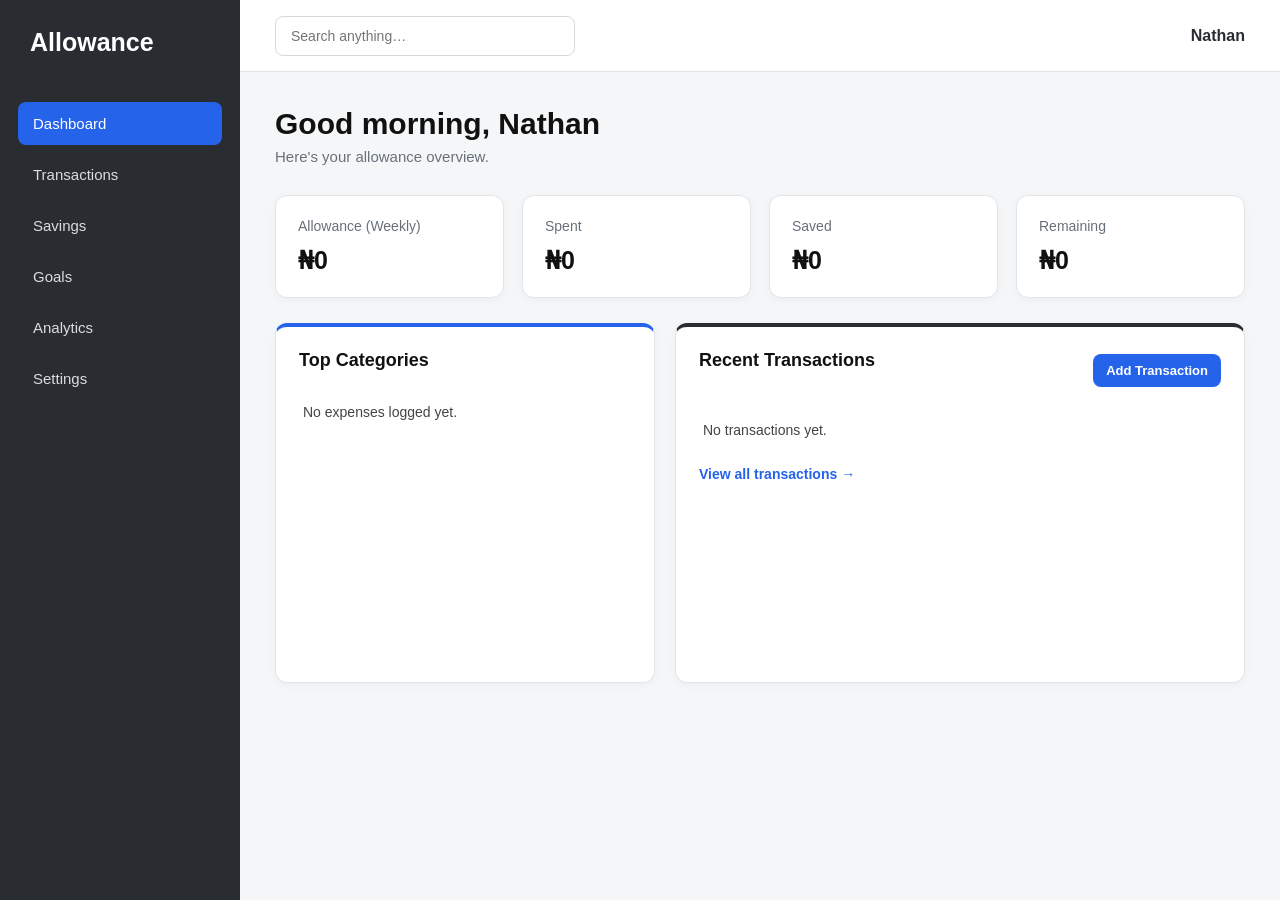
<file: index.html>
<!DOCTYPE html>
<html lang="en">
<head>
<meta charset="UTF-8">
<meta name="viewport" content="width=device-width, initial-scale=1.0">
<title>Allowance — Dashboard</title>
<link rel="stylesheet" href="style.css">
</head>
<body data-page="dashboard">

<div class="app">
  <aside class="sidebar">
    <a href="index.html" class="brand">Allowance</a>
    <nav class="main-nav">
      <a href="index.html" class="nav-link" data-nav="dashboard">Dashboard</a>
      <a href="transactions.html" class="nav-link" data-nav="transactions">Transactions</a>
      <a href="savings.html" class="nav-link" data-nav="savings">Savings</a>
      <a href="goals.html" class="nav-link" data-nav="goals">Goals</a>
      <a href="analytics.html" class="nav-link" data-nav="analytics">Analytics</a>
      <a href="settings.html" class="nav-link" data-nav="settings">Settings</a>
    </nav>
  </aside>

  <div class="content">
    <header class="topbar">
      <input type="search" placeholder="Search anything…" class="global-search">
      <span class="current-user" id="currentUserName">Nathan</span>
    </header>

    <main>
      <div class="page-head">
        <div>
          <h1 id="greeting">Good morning</h1>
          <p>Here's your allowance overview.</p>
        </div>
      </div>

      <section class="stat-grid">
        <div class="stat-card">
          <p>Allowance (<span id="periodLabel">Weekly</span>)</p>
          <p class="stat-amount" id="statAllowance">₦0</p>
        </div>
        <div class="stat-card">
          <p>Spent</p>
          <p class="stat-amount" id="statSpent">₦0</p>
        </div>
        <div class="stat-card">
          <p>Saved</p>
          <p class="stat-amount" id="statSaved">₦0</p>
        </div>
        <div class="stat-card">
          <p>Remaining</p>
          <p class="stat-amount" id="statRemaining">₦0</p>
        </div>
      </section>

      <section class="two-col">
        <div class="panel">
          <h2>Top Categories</h2>
          <ul id="categoryList"><li>No expenses logged yet.</li></ul>
        </div>

        <div class="panel">
          <div class="panel-head">
            <h2>Recent Transactions</h2>
            <button type="button" onclick="addTxDialog.showModal()">Add Transaction</button>
          </div>
          <ul id="recentTxList"><li>No transactions yet.</li></ul>
          <p><a href="transactions.html">View all transactions →</a></p>
        </div>
      </section>
    </main>
  </div>
</div>

<!-- ===== Add Transaction dialog (shared pattern used across pages) ===== -->
<dialog id="addTxDialog">
  <form method="dialog" id="addTxForm">
    <h3>Add Transaction</h3>
    <label>Type
      <select id="txType" required>
        <option value="expense">Expense</option>
        <option value="savings">Savings</option>
        <option value="other">Other</option>
      </select>
    </label>
    <br><br>
    <label>Amount
      <input type="number" min="0" step="1" id="txAmount" required>
    </label>
    <br><br>
    <label>Category
      <input type="text" id="txCategory" placeholder="e.g. Food & Drinks" required>
    </label>
    <br><br>
    <label>Description (optional)
      <input type="text" id="txDescription" placeholder="e.g. Lunch with friends">
    </label>
    <br><br>
    <label>Date
      <input type="date" id="txDate">
    </label>
    <br><br>
    <button type="button" onclick="addTxDialog.close()">Cancel</button>
    <button type="submit" id="addTxSaveBtn">Add Transaction</button>
  </form>
</dialog>

<script src="assets/app.js"></script>
<script src="assets/app.js"></script>
<script>
  let state = loadState();

  function render(){
    state = loadState();
    const stats = computeStats(state);
    document.getElementById('greeting').textContent = 'Good morning, ' + state.profile.name;
    document.getElementById('periodLabel').textContent = state.profile.period;
    document.getElementById('statAllowance').textContent = fmt(stats.allowance, state.profile.currency);
    document.getElementById('statSpent').textContent = fmt(stats.spent, state.profile.currency);
    document.getElementById('statSaved').textContent = fmt(stats.saved, state.profile.currency);
    document.getElementById('statRemaining').textContent = fmt(stats.remaining, state.profile.currency);
    document.getElementById('currentUserName').textContent = state.profile.name;

    const catList = document.getElementById('categoryList');
    catList.innerHTML = '';
    if(stats.categoryList.length === 0){
      catList.innerHTML = '<li>No expenses logged yet.</li>';
    }else{
      stats.categoryList.forEach(c=>{
        const li = document.createElement('li');
        li.textContent = c.name + ' — ' + fmt(c.amount, state.profile.currency) + ' (' + c.pct + '%)';
        catList.appendChild(li);
      });
    }

    const txList = document.getElementById('recentTxList');
    txList.innerHTML = '';
    const recent = state.transactions.slice(0,5);
    if(recent.length === 0){
      txList.innerHTML = '<li>No transactions yet.</li>';
    }else{
      recent.forEach(t=>{
        const li = document.createElement('li');
        const sign = (t.amount < 0) ? '+' : '-';
        li.textContent = formatDate(t.date) + ' — ' + (t.description || t.category) + ': ' + sign + fmt(Math.abs(t.amount), state.profile.currency);
        txList.appendChild(li);
      });
    }
  }

  // --- Add Transaction Submission Fix ---
  document.getElementById('addTxForm').addEventListener('submit', (e)=>{
    e.preventDefault();
    
    addTransaction({
      type: document.getElementById('txType').value,
      amount: document.getElementById('txAmount').value,
      category: document.getElementById('txCategory').value,
      description: document.getElementById('txDescription').value,
      date: document.getElementById('txDate').value || todayISO()
    });
    
    document.getElementById('addTxForm').reset();
    document.getElementById('addTxDialog').close();
    
    render();
  });

  render();
</script>
</body>
</html>
</file>
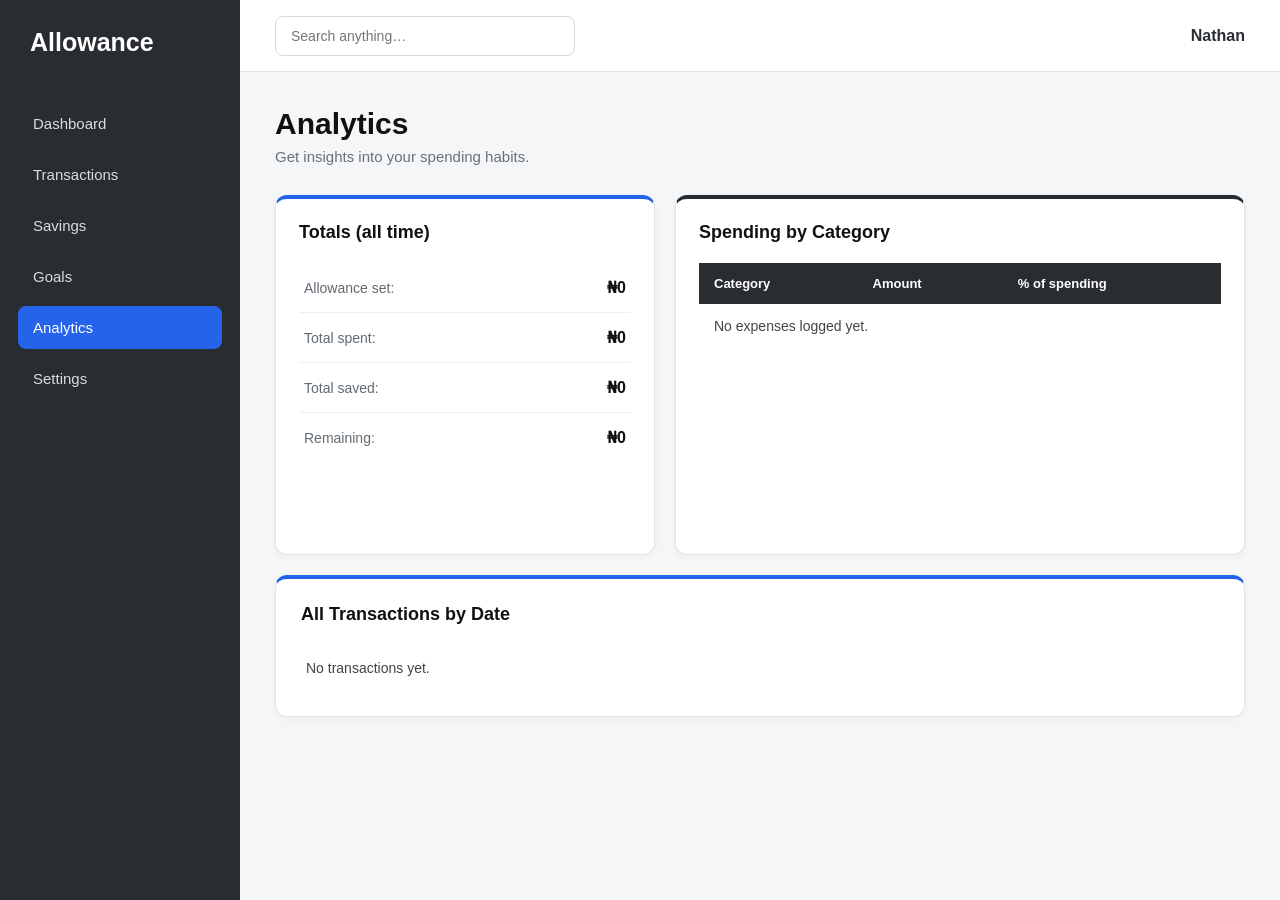
<file: analytics.html>
<!DOCTYPE html>
<html lang="en">
<head>
<meta charset="UTF-8">
<meta name="viewport" content="width=device-width, initial-scale=1.0">
<title>Allowance — Analytics</title>
<link rel="stylesheet" href="style.css">
</head>
<body data-page="analytics">

<div class="app">
  <aside class="sidebar">
    <a href="index.html" class="brand">Allowance</a>
    <nav class="main-nav">
      <a href="index.html" class="nav-link" data-nav="dashboard">Dashboard</a>
      <a href="transactions.html" class="nav-link" data-nav="transactions">Transactions</a>
      <a href="savings.html" class="nav-link" data-nav="savings">Savings</a>
      <a href="goals.html" class="nav-link" data-nav="goals">Goals</a>
      <a href="analytics.html" class="nav-link" data-nav="analytics">Analytics</a>
      <a href="settings.html" class="nav-link" data-nav="settings">Settings</a>
    </nav>
  </aside>

  <div class="content">
    <header class="topbar">
      <input type="search" placeholder="Search anything…" class="global-search">
      <span class="current-user" id="currentUserName">Nathan</span>
    </header>

    <main>
      <div class="page-head">
        <div>
          <h1>Analytics</h1>
          <p>Get insights into your spending habits.</p>
        </div>
      </div>

      <section class="two-col">
        <div class="panel">
          <h2>Totals (all time)</h2>
          <p>Allowance set: <strong id="aAllowance">₦0</strong></p>
          <p>Total spent: <strong id="aSpent">₦0</strong></p>
          <p>Total saved: <strong id="aSaved">₦0</strong></p>
          <p>Remaining: <strong id="aRemaining">₦0</strong></p>
        </div>

        <div class="panel">
          <h2>Spending by Category</h2>
          <table>
            <thead><tr><th>Category</th><th>Amount</th><th>% of spending</th></tr></thead>
            <tbody id="categoryTable"><tr><td colspan="3">No expenses logged yet.</td></tr></tbody>
          </table>
        </div>
      </section>

      <div class="panel">
        <h2>All Transactions by Date</h2>
        <ul id="byDateList"><li>No transactions yet.</li></ul>
      </div>
    </main>
  </div>
</div>

<script src="assets/app.js"></script>
<script src="assets/app.js"></script>
<script>
  const state = loadState();
  document.getElementById('currentUserName').textContent = state.profile.name;
  const stats = computeStats(state);

  document.getElementById('aAllowance').textContent = fmt(stats.allowance, state.profile.currency);
  document.getElementById('aSpent').textContent = fmt(stats.spent, state.profile.currency);
  document.getElementById('aSaved').textContent = fmt(stats.saved, state.profile.currency);
  document.getElementById('aRemaining').textContent = fmt(stats.remaining, state.profile.currency);

  const catTable = document.getElementById('categoryTable');
  catTable.innerHTML = stats.categoryList.length
    ? stats.categoryList.map(c=>'<tr><td>' + c.name + '</td><td>' + fmt(c.amount, state.profile.currency) + '</td><td>' + c.pct + '%</td></tr>').join('')
    : '<tr><td colspan="3">No expenses logged yet.</td></tr>';

  const grouped = {};
  state.transactions.forEach(t=>{
    grouped[t.date] = grouped[t.date] || [];
    grouped[t.date].push(t);
  });
  const dates = Object.keys(grouped).sort().reverse();
  const byDateList = document.getElementById('byDateList');
  byDateList.innerHTML = dates.length ? '' : '<li>No transactions yet.</li>';
  dates.forEach(date=>{
    const dayTotal = grouped[date].reduce((a,t)=> a - Number(t.amount), 0);
    const li = document.createElement('li');
    li.textContent = formatDate(date) + ' — ' + grouped[date].length + ' transaction(s), net ' + fmt(dayTotal, state.profile.currency);
    byDateList.appendChild(li);
  });
</script>
</body>
</html>
</file>
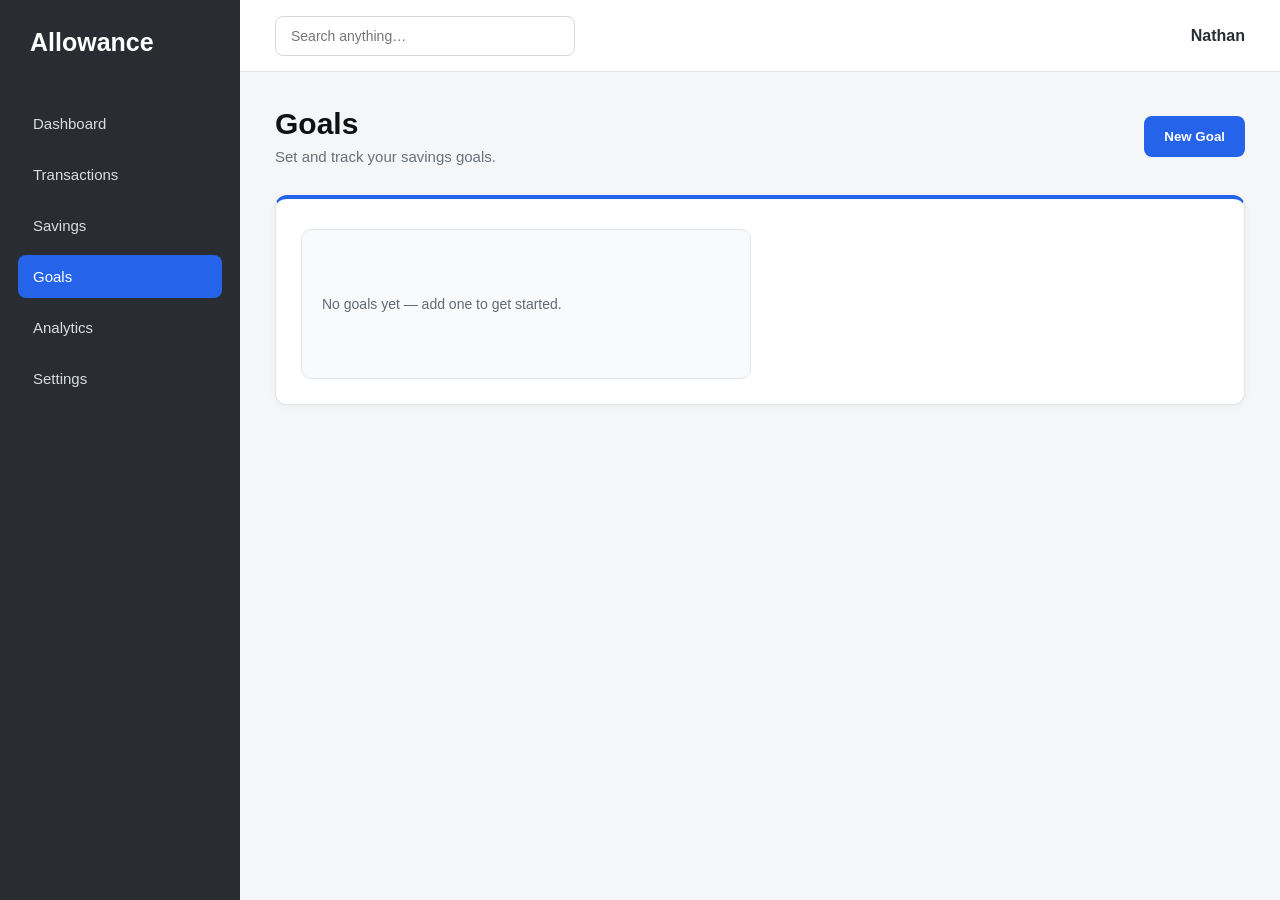
<file: goals.html>
<!DOCTYPE html>
<html lang="en">
<head>
<meta charset="UTF-8">
<meta name="viewport" content="width=device-width, initial-scale=1.0">
<title>Allowance — Goals</title>
<link rel="stylesheet" href="style.css">
</head>
<body data-page="goals">

<div class="app">
  <aside class="sidebar">
    <a href="index.html" class="brand">Allowance</a>
    <nav class="main-nav">
      <a href="index.html" class="nav-link" data-nav="dashboard">Dashboard</a>
      <a href="transactions.html" class="nav-link" data-nav="transactions">Transactions</a>
      <a href="savings.html" class="nav-link" data-nav="savings">Savings</a>
      <a href="goals.html" class="nav-link" data-nav="goals">Goals</a>
      <a href="analytics.html" class="nav-link" data-nav="analytics">Analytics</a>
      <a href="settings.html" class="nav-link" data-nav="settings">Settings</a>
    </nav>
  </aside>

  <div class="content">
    <header class="topbar">
      <input type="search" placeholder="Search anything…" class="global-search">
      <span class="current-user" id="currentUserName">Nathan</span>
    </header>

    <main>
      <div class="page-head">
        <div>
          <h1>Goals</h1>
          <p>Set and track your savings goals.</p>
        </div>
        <button type="button" onclick="newGoalDialog.showModal()">New Goal</button>
      </div>

      <div class="panel">
        <ul id="goalList"><li>No goals yet — add one to get started.</li></ul>
      </div>
    </main>
  </div>
</div>

<dialog id="newGoalDialog">
  <form method="dialog" id="newGoalForm">
    <h3>New Goal</h3>
    <label>Goal name
      <input type="text" id="goalName" placeholder="e.g. New Headphones" required>
    </label>
    <br><br>
    <label>Target amount
      <input type="number" min="0" step="1" id="goalTarget" required>
    </label>
    <br><br>
    <label>Due date (optional)
      <input type="date" id="goalDueDate">
    </label>
    <br><br>
    <button type="button" onclick="newGoalDialog.close()">Cancel</button>
    <button type="submit">Create Goal</button>
  </form>
</dialog>

<dialog id="contributeDialog">
  <form method="dialog" id="contributeForm">
    <h3>Add to Goal</h3>
    <input type="hidden" id="contributeGoalId">
    <label>Amount
      <input type="number" min="0" step="1" id="contributeAmount" required>
    </label>
    <br><br>
    <button type="button" onclick="contributeDialog.close()">Cancel</button>
    <button type="submit">Add</button>
  </form>
</dialog>

<script src="assets/app.js"></script>
<script>
  let state = loadState();

  function render(){
    state = loadState();
    document.getElementById('currentUserName').textContent = state.profile.name;
    document.getElementById('currentUserName').textContent = state.profile.name;
    const list = document.getElementById('goalList');
    if(state.goals.length === 0){
      list.innerHTML = '<li>No goals yet — add one to get started.</li>';
      return;
    }
    list.innerHTML = state.goals.map(g=>{
      const pct = g.target ? Math.min(100, Math.round(g.saved / g.target * 100)) : 0;
      return '<li>' +
        '<strong>' + g.name + '</strong> — ' + fmt(g.saved, state.profile.currency) + ' / ' + fmt(g.target, state.profile.currency) +
        ' (' + pct + '%)' + (g.dueDate ? ' — due ' + g.dueDate : '') +
        ' <button type="button" onclick="openContribute(\'' + g.id + '\')">Add money</button>' +
        ' <button type="button" onclick="handleDeleteGoal(\'' + g.id + '\')">Delete</button>' +
        '</li>';
    }).join('');
  }

  function openContribute(id){
    document.getElementById('contributeGoalId').value = id;
    contributeDialog.showModal();
  }

  function handleDeleteGoal(id){
    deleteGoal(id);
    render();
  }

  document.getElementById('newGoalForm').addEventListener('submit', ()=>{
    addGoal({
      name: document.getElementById('goalName').value,
      target: Number(document.getElementById('goalTarget').value) || 0,
      dueDate: document.getElementById('goalDueDate').value || null
    });
    document.getElementById('newGoalForm').reset();
    render();
  });

  document.getElementById('contributeForm').addEventListener('submit', (e)=>{
    e.preventDefault();
    const id = document.getElementById('contributeGoalId').value;
    const amount = document.getElementById('contributeAmount').value;
    const result = contributeToGoal(id, amount);
    if(!result.ok){ alert(result.reason); return; }
    document.getElementById('contributeForm').reset();
    contributeDialog.close();
    render();
  });

  render();
</script>
</body>
</html>
</file>
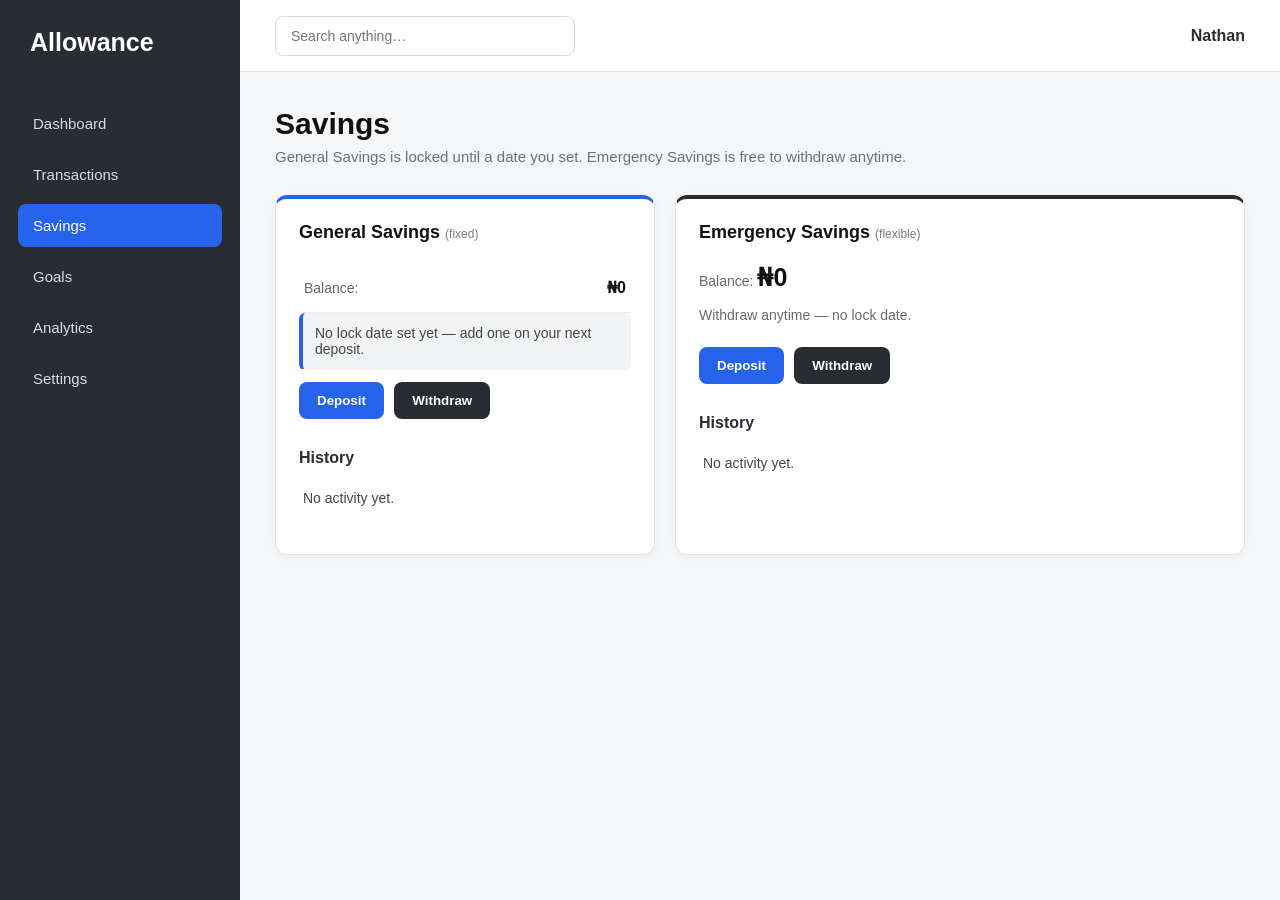
<file: savings.html>
<!DOCTYPE html>
<html lang="en">
<head>
<meta charset="UTF-8">
<meta name="viewport" content="width=device-width, initial-scale=1.0">
<title>Allowance — Savings</title>
<link rel="stylesheet" href="style.css">
</head>
<body data-page="savings">

<div class="app">
  <aside class="sidebar">
    <a href="index.html" class="brand">Allowance</a>
    <nav class="main-nav">
      <a href="index.html" class="nav-link" data-nav="dashboard">Dashboard</a>
      <a href="transactions.html" class="nav-link" data-nav="transactions">Transactions</a>
      <a href="savings.html" class="nav-link" data-nav="savings">Savings</a>
      <a href="goals.html" class="nav-link" data-nav="goals">Goals</a>
      <a href="analytics.html" class="nav-link" data-nav="analytics">Analytics</a>
      <a href="settings.html" class="nav-link" data-nav="settings">Settings</a>
    </nav>
  </aside>

  <div class="content">
    <header class="topbar">
      <input type="search" placeholder="Search anything…" class="global-search">
      <span class="current-user" id="currentUserName">Nathan</span>
    </header>

    <main>
      <div class="page-head">
        <div>
          <h1>Savings</h1>
          <p>General Savings is locked until a date you set. Emergency Savings is free to withdraw anytime.</p>
        </div>
      </div>

      <section class="two-col">

        <!-- GENERAL SAVINGS -->
        <div class="panel">
          <h2>General Savings <small>(fixed)</small></h2>
          <p>Balance: <strong id="generalBalance">₦0</strong></p>
          <p id="generalLockStatus">No lock date set yet.</p>

          <button type="button" onclick="generalDepositDialog.showModal()">Deposit</button>
          <button type="button" onclick="generalWithdrawDialog.showModal()">Withdraw</button>

          <h3>History</h3>
          <ul id="generalHistory"><li>No activity yet.</li></ul>
        </div>

        <!-- EMERGENCY SAVINGS -->
        <div class="panel">
          <h2>Emergency Savings <small>(flexible)</small></h2>
          <p>Balance: <strong id="emergencyBalance">₦0</strong></p>
          <p>Withdraw anytime — no lock date.</p>

          <button type="button" onclick="emergencyDepositDialog.showModal()">Deposit</button>
          <button type="button" onclick="emergencyWithdrawDialog.showModal()">Withdraw</button>

          <h3>History</h3>
          <ul id="emergencyHistory"><li>No activity yet.</li></ul>
        </div>

      </section>
    </main>
  </div>
</div>

<!-- ===== General Savings: Deposit ===== -->
<dialog id="generalDepositDialog">
  <form method="dialog" id="generalDepositForm">
    <h3>Deposit to General Savings</h3>
    <label>Amount
      <input type="number" min="0" step="1" id="generalDepositAmount" required>
    </label>
    <br><br>
    <label>Lock until (optional — only needed the first time, or to change it)
      <input type="date" id="generalLockDateInput">
    </label>
    <br><br>
    <button type="button" onclick="generalDepositDialog.close()">Cancel</button>
    <button type="submit">Deposit</button>
  </form>
</dialog>

<!-- ===== General Savings: Withdraw ===== -->
<dialog id="generalWithdrawDialog">
  <form method="dialog" id="generalWithdrawForm">
    <h3>Withdraw from General Savings</h3>
    <p id="generalWithdrawError" style="display:none;"></p>
    <label>Amount
      <input type="number" min="0" step="1" id="generalWithdrawAmount" required>
    </label>
    <br><br>
    <button type="button" onclick="generalWithdrawDialog.close()">Cancel</button>
    <button type="submit">Withdraw</button>
  </form>
</dialog>

<!-- ===== Emergency Savings: Deposit ===== -->
<dialog id="emergencyDepositDialog">
  <form method="dialog" id="emergencyDepositForm">
    <h3>Deposit to Emergency Savings</h3>
    <label>Amount
      <input type="number" min="0" step="1" id="emergencyDepositAmount" required>
    </label>
    <br><br>
    <button type="button" onclick="emergencyDepositDialog.close()">Cancel</button>
    <button type="submit">Deposit</button>
  </form>
</dialog>

<!-- ===== Emergency Savings: Withdraw ===== -->
<dialog id="emergencyWithdrawDialog">
  <form method="dialog" id="emergencyWithdrawForm">
    <h3>Withdraw from Emergency Savings</h3>
    <p id="emergencyWithdrawError" style="display:none;"></p>
    <label>Amount
      <input type="number" min="0" step="1" id="emergencyWithdrawAmount" required>
    </label>
    <br><br>
    <button type="button" onclick="emergencyWithdrawDialog.close()">Cancel</button>
    <button type="submit">Withdraw</button>
  </form>
</dialog>

<script src="assets/app.js"></script>
<script>
  let state = loadState();

  function historyHtml(entry){
    const sign = entry.type === 'deposit' ? '+' : '-';
    return '<li>' + formatDate(entry.date) + ' — ' + entry.type + ': ' + sign + fmt(entry.amount, state.profile.currency) + '</li>';
  }

  function render(){
    state = loadState();
    document.getElementById('currentUserName').textContent = state.profile.name;

    const general = state.savings.general;
    document.getElementById('generalBalance').textContent = fmt(general.balance, state.profile.currency);
    document.getElementById('generalLockStatus').textContent = general.lockDate
      ? (todayISO() < general.lockDate
          ? 'Locked until ' + general.lockDate + '.'
          : 'Unlocked since ' + general.lockDate + ' — you can withdraw.')
      : 'No lock date set yet — add one on your next deposit.';
    document.getElementById('generalHistory').innerHTML = general.history.length
      ? general.history.map(historyHtml).join('')
      : '<li>No activity yet.</li>';
      document.getElementById('currentUserName').textContent = state.profile.name;
    const emergency = state.savings.emergency;
    document.getElementById('emergencyBalance').textContent = fmt(emergency.balance, state.profile.currency);
    document.getElementById('emergencyHistory').innerHTML = emergency.history.length
      ? emergency.history.map(historyHtml).join('')
      : '<li>No activity yet.</li>';
  }

  document.getElementById('generalDepositForm').addEventListener('submit', (e)=>{
    e.preventDefault();
    const amount = document.getElementById('generalDepositAmount').value;
    const lockDate = document.getElementById('generalLockDateInput').value;
    const result = depositSavings('general', amount, lockDate ? { lockDate } : undefined);
    if(!result.ok){ alert(result.reason); return; }
    document.getElementById('generalDepositForm').reset();
    generalDepositDialog.close();
    render();
  });

  document.getElementById('generalWithdrawForm').addEventListener('submit', (e)=>{
    e.preventDefault();
    const amount = document.getElementById('generalWithdrawAmount').value;
    const result = withdrawSavings('general', amount);
    const errorEl = document.getElementById('generalWithdrawError');
    if(!result.ok){
      errorEl.textContent = result.reason;
      errorEl.style.display = 'block';
      return;
    }
    errorEl.style.display = 'none';
    document.getElementById('generalWithdrawForm').reset();
    generalWithdrawDialog.close();
    render();
  });

  document.getElementById('emergencyDepositForm').addEventListener('submit', (e)=>{
    e.preventDefault();
    const amount = document.getElementById('emergencyDepositAmount').value;
    const result = depositSavings('emergency', amount);
    if(!result.ok){ alert(result.reason); return; }
    document.getElementById('emergencyDepositForm').reset();
    emergencyDepositDialog.close();
    render();
  });

  document.getElementById('emergencyWithdrawForm').addEventListener('submit', (e)=>{
    e.preventDefault();
    const amount = document.getElementById('emergencyWithdrawAmount').value;
    const result = withdrawSavings('emergency', amount);
    const errorEl = document.getElementById('emergencyWithdrawError');
    if(!result.ok){
      errorEl.textContent = result.reason;
      errorEl.style.display = 'block';
      return;
    }
    errorEl.style.display = 'none';
    document.getElementById('emergencyWithdrawForm').reset();
    emergencyWithdrawDialog.close();
    render();
  });

  render();
</script>
</body>
</html>
</file>
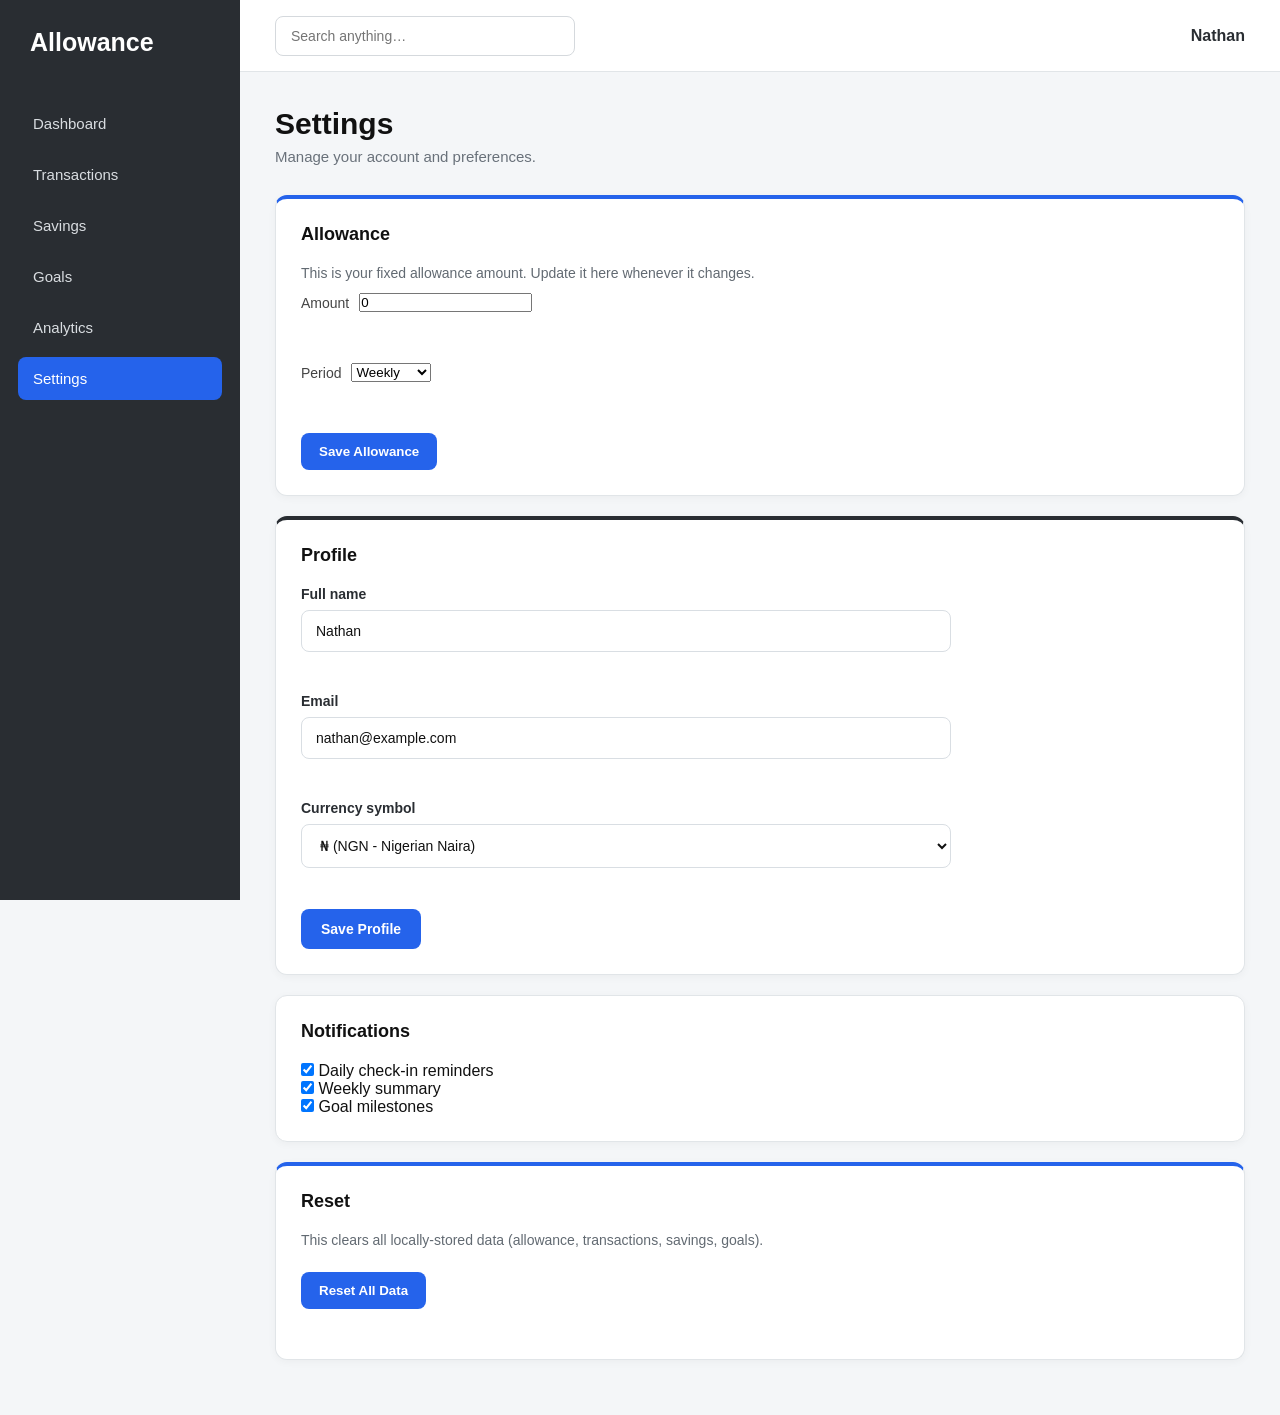
<file: settings.html>
<!DOCTYPE html>
<html lang="en">
<head>
<meta charset="UTF-8">
<meta name="viewport" content="width=device-width, initial-scale=1.0">
<title>Allowance — Settings</title>
<link rel="stylesheet" href="style.css">
</head>
<body data-page="settings">

<div class="app">
  <aside class="sidebar">
    <a href="index.html" class="brand">Allowance</a>
    <nav class="main-nav">
      <a href="index.html" class="nav-link" data-nav="dashboard">Dashboard</a>
      <a href="transactions.html" class="nav-link" data-nav="transactions">Transactions</a>
      <a href="savings.html" class="nav-link" data-nav="savings">Savings</a>
      <a href="goals.html" class="nav-link" data-nav="goals">Goals</a>
      <a href="analytics.html" class="nav-link" data-nav="analytics">Analytics</a>
      <a href="settings.html" class="nav-link" data-nav="settings">Settings</a>
    </nav>
  </aside>

  <div class="content">
    <header class="topbar">
      <input type="search" placeholder="Search anything…" class="global-search">
      <span class="current-user" id="currentUserName">Nathan</span>
    </header>

    <main>
      <div class="page-head">
        <div>
          <h1>Settings</h1>
          <p>Manage your account and preferences.</p>
        </div>
      </div>

      <div class="panel">
        <h2>Allowance</h2>
        <p>This is your fixed allowance amount. Update it here whenever it changes.</p>
        <form id="allowanceForm">
          <label>Amount
            <input type="number" min="0" step="1" id="allowanceAmountInput" required>
          </label><br><br>
          <label>Period
            <select id="allowancePeriodInput">
              <option value="Weekly">Weekly</option>
              <option value="Bi-weekly">Bi-weekly</option>
              <option value="Monthly">Monthly</option>
            </select>
          </label><br><br>
          <button type="submit">Save Allowance</button>
        </form>
      </div>

      <div class="panel">
        <h2>Profile</h2>
        <form id="profileForm">
          <label>Full name <input type="text" id="profileName"></label><br><br>
          <label>Email <input type="email" id="profileEmail"></label><br><br>
          <label>Currency symbol
            <select id="profileCurrency">
              <option value="₦">₦ (NGN - Nigerian Naira)</option>
              <option value="$">$ (USD - US Dollar)</option>
              <option value="€">€ (EUR - Euro)</option>
              <option value="£">£ (GBP - British Pound)</option>
              <option value="¥">¥ (JPY/CNY - Yen / Yuan)</option>
              <option value="₹">₹ (INR - Indian Rupee)</option>
              <option value="R">R (ZAR - South African Rand)</option>
              <option value="₵">₵ (GHS - Ghanaian Cedi)</option>
              <option value="KSh">KSh (KES - Kenyan Shilling)</option>
              <option value="CA$">CA$ (CAD - Canadian Dollar)</option>
              <option value="AU$">AU$ (AUD - Australian Dollar)</option>
            </select>
          </label><br><br>
          <button type="submit">Save Profile</button>
        </form>
      </div>

      <div class="panel">
        <h2>Notifications</h2>
        <label><input type="checkbox" id="notifCheckin"> Daily check-in reminders</label><br>
        <label><input type="checkbox" id="notifSummary"> Weekly summary</label><br>
        <label><input type="checkbox" id="notifGoals"> Goal milestones</label><br>
      </div>

      <div class="panel">
        <h2>Reset</h2>
        <p>This clears all locally-stored data (allowance, transactions, savings, goals).</p>
        <button type="button" onclick="handleReset()">Reset All Data</button>
      </div>
    </main>
  </div>
</div>

<script src="assets/app.js"></script>
<script>
  function fill(){
    const state = loadState();
    document.getElementById('currentUserName').textContent = state.profile.name;
    document.getElementById('allowanceAmountInput').value = state.allowance.amount;
    document.getElementById('allowancePeriodInput').value = state.profile.period;
    document.getElementById('profileName').value = state.profile.name;
    document.getElementById('profileEmail').value = state.profile.email;
    document.getElementById('profileCurrency').value = state.profile.currency || '₦';
    document.getElementById('notifCheckin').checked = state.profile.notifications.dailyCheckin;
    document.getElementById('notifSummary').checked = state.profile.notifications.weeklySummary;
    document.getElementById('notifGoals').checked = state.profile.notifications.goalMilestones;
  }

  document.getElementById('allowanceForm').addEventListener('submit', (e)=>{
    e.preventDefault();
    const amount = document.getElementById('allowanceAmountInput').value;
    const period = document.getElementById('allowancePeriodInput').value;
    setAllowance(amount, period);
    fill();
    alert('Allowance saved.');
  });

  document.getElementById('profileForm').addEventListener('submit', (e)=>{
    e.preventDefault();
    updateProfile({
      name: document.getElementById('profileName').value,
      email: document.getElementById('profileEmail').value,
      currency: document.getElementById('profileCurrency').value || '₦'
    });
    fill();
    alert('Profile saved.');
  });

  ['notifCheckin','notifSummary','notifGoals'].forEach(id=>{
    document.getElementById(id).addEventListener('change', (e)=>{
      const map = { notifCheckin:'dailyCheckin', notifSummary:'weeklySummary', notifGoals:'goalMilestones' };
      updateNotification(map[id], e.target.checked);
    });
  });

  function handleReset(){
    if(confirm('This will permanently delete all saved data on this device. Continue?')){
      resetState();
      fill();
      alert('All data has been reset.');
    }
  }

  fill();
</script>
</body>
</html>
</file>
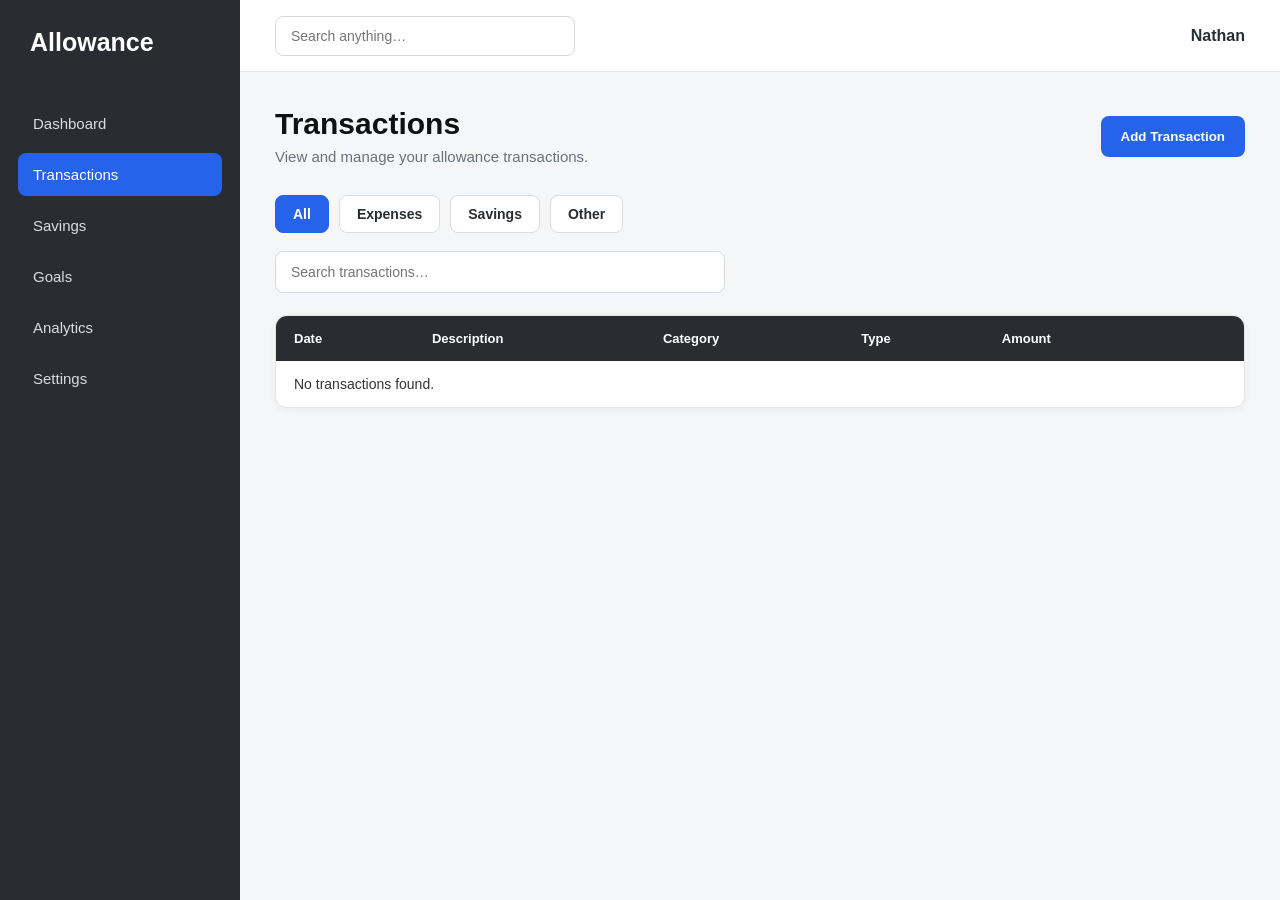
<file: transactions.html>
<!DOCTYPE html>
<html lang="en">
<head>
<meta charset="UTF-8">
<meta name="viewport" content="width=device-width, initial-scale=1.0">
<title>Allowance — Transactions</title>
<link rel="stylesheet" href="style.css">
</head>
<body data-page="transactions">

<div class="app">
  <aside class="sidebar">
    <a href="index.html" class="brand">Allowance</a>
    <nav class="main-nav">
      <a href="index.html" class="nav-link" data-nav="dashboard">Dashboard</a>
      <a href="transactions.html" class="nav-link" data-nav="transactions">Transactions</a>
      <a href="savings.html" class="nav-link" data-nav="savings">Savings</a>
      <a href="goals.html" class="nav-link" data-nav="goals">Goals</a>
      <a href="analytics.html" class="nav-link" data-nav="analytics">Analytics</a>
      <a href="settings.html" class="nav-link" data-nav="settings">Settings</a>
    </nav>
  </aside>

  <div class="content">
    <header class="topbar">
      <input type="search" placeholder="Search anything…" class="global-search">
      <span class="current-user" id="currentUserName">Nathan</span>
    </header>

    <main>
      <div class="page-head">
        <div>
          <h1>Transactions</h1>
          <p>View and manage your allowance transactions.</p>
        </div>
        <button type="button" onclick="addTxDialog.showModal()">Add Transaction</button>
      </div>

      <div class="filter-row" data-tab-group data-controls="#txPanels">
        <button type="button" data-tab="all" class="active">All</button>
        <button type="button" data-tab="expense">Expenses</button>
        <button type="button" data-tab="savings">Savings</button>
        <button type="button" data-tab="other">Other</button>
      </div>

      <input type="search" id="txSearch" placeholder="Search transactions…">

      <div id="txPanels">
        <div data-panel="all">
          <table id="txTableAll">
            <thead><tr><th>Date</th><th>Description</th><th>Category</th><th>Type</th><th>Amount</th><th></th></tr></thead>
            <tbody></tbody>
          </table>
        </div>
        <div data-panel="expense" hidden><table><thead><tr><th>Date</th><th>Description</th><th>Category</th><th>Amount</th><th></th></tr></thead><tbody id="txTableExpense"></tbody></table></div>
        <div data-panel="savings" hidden><table><thead><tr><th>Date</th><th>Description</th><th>Category</th><th>Amount</th><th></th></tr></thead><tbody id="txTableSavings"></tbody></table></div>
        <div data-panel="other" hidden><table><thead><tr><th>Date</th><th>Description</th><th>Category</th><th>Amount</th><th></th></tr></thead><tbody id="txTableOther"></tbody></table></div>
      </div>
    </main>
  </div>
</div>

<dialog id="addTxDialog">
  <form method="dialog" id="addTxForm">
    <h3>Add Transaction</h3>
    <label>Type
      <select id="txType" required>
        <option value="expense">Expense</option>
        <option value="savings">Savings</option>
        <option value="other">Other</option>
      </select>
    </label>
    <br><br>
    <label>Amount
      <input type="number" min="0" step="1" id="txAmount" required>
    </label>
    <br><br>
    <label>Category
      <input type="text" id="txCategory" placeholder="e.g. Food & Drinks" required>
    </label>
    <br><br>
    <label>Description (optional)
      <input type="text" id="txDescription" placeholder="e.g. Lunch with friends">
    </label>
    <br><br>
    <label>Date
      <input type="date" id="txDate">
    </label>
    <br><br>
    <button type="button" onclick="addTxDialog.close()">Cancel</button>
    <button type="submit" id="addTxSaveBtn">Add Transaction</button>
  </form>
</dialog>

<script src="assets/app.js"></script>
<script>
  initTabs(document);
  let state = loadState();

  function rowHtml(t, showType){
    const sign = (t.amount < 0) ? '+' : '-';
    return '<tr data-id="' + t.id + '">' +
      '<td>' + formatDate(t.date) + '</td>' +
      '<td>' + (t.description || '—') + '</td>' +
      '<td>' + t.category + '</td>' +
      (showType ? '<td>' + t.type + '</td>' : '') +
      '<td>' + sign + fmt(Math.abs(t.amount), state.profile.currency) + '</td>' +
      '<td><button type="button" onclick="handleDelete(\'' + t.id + '\')">Delete</button></td>' +
      '</tr>';
  }

  function render(){
    state = loadState();
    const search = document.getElementById('txSearch').value.trim().toLowerCase();
    const filtered = state.transactions.filter(t=>{
      if(!search) return true;
      return (t.description||'').toLowerCase().includes(search) || (t.category||'').toLowerCase().includes(search);
    });

    document.querySelector('#txTableAll tbody').innerHTML = filtered.length
      ? filtered.map(t=>rowHtml(t, true)).join('')
      : '<tr><td colspan="6">No transactions found.</td></tr>';
    document.getElementById('currentUserName').textContent = state.profile.name;
    ['expense','savings','other'].forEach(type=>{
      const rows = filtered.filter(t=>t.type===type);
      document.getElementById('txTable' + type.charAt(0).toUpperCase() + type.slice(1)).innerHTML = rows.length
        ? rows.map(t=>rowHtml(t,false)).join('')
        : '<tr><td colspan="5">No ' + type + ' transactions.</td></tr>';
    });

    document.getElementById('currentUserName').textContent = state.profile.name;
  }

  function handleDelete(id){
    deleteTransaction(id);
    render();
  }

  document.getElementById('txSearch').addEventListener('input', render);

  document.getElementById('addTxForm').addEventListener('submit', ()=>{
    addTransaction({
      type: document.getElementById('txType').value,
      amount: document.getElementById('txAmount').value,
      category: document.getElementById('txCategory').value,
      description: document.getElementById('txDescription').value,
      date: document.getElementById('txDate').value || todayISO()
    });
    document.getElementById('addTxForm').reset();
    render();
  });

  render();
</script>
</body>
</html>
</file>
<file: style.css>
/* =========================
   GENERAL
========================= */

* {
    margin: 0;
    padding: 0;
    box-sizing: border-box;
}

body {
    font-family: Arial, sans-serif;
    background: #f4f6f8;
    color: #111;
}

a {
    text-decoration: none;
    color: inherit;
}

button {
    font-family: inherit;
    cursor: pointer;
}


/* =========================
   MAIN APP
========================= */

.app {
    display: flex;
    min-height: 100vh;
}


/* =========================
   SIDEBAR / DASHBOARD
========================= */

.sidebar {
    width: 240px;
    min-height: 100vh;
    background: #292d32;
    color: white;
    padding: 28px 18px;
    position: fixed;
    left: 0;
    top: 0;
    bottom: 0;
}

.brand {
    display: block;
    font-size: 25px;
    font-weight: bold;
    color: white;
    margin-bottom: 45px;
    padding-left: 12px;
}

.main-nav {
    display: flex;
    flex-direction: column;
    gap: 8px;
}

.nav-link {
    padding: 13px 15px;
    border-radius: 8px;
    color: #d9dde1;
    font-size: 15px;
    transition: 0.2s ease;
}

.nav-link:hover {
    background: #3a4149;
    color: white;
}

/* Active page */
body[data-page="dashboard"] .nav-link[data-nav="dashboard"],
body[data-page="transactions"] .nav-link[data-nav="transactions"],
body[data-page="savings"] .nav-link[data-nav="savings"],
body[data-page="goals"] .nav-link[data-nav="goals"],
body[data-page="analytics"] .nav-link[data-nav="analytics"],
body[data-page="settings"] .nav-link[data-nav="settings"] {
    background: #2563eb;
    color: white;
}


/* =========================
   CONTENT
========================= */

.content {
    margin-left: 240px;
    width: calc(100% - 240px);
    min-height: 100vh;
}


/* =========================
   TOP BAR
========================= */

.topbar {
    height: 72px;
    background: white;
    border-bottom: 1px solid #e1e5e8;
    display: flex;
    align-items: center;
    justify-content: space-between;
    padding: 0 35px;
}

.global-search {
    width: 300px;
    padding: 11px 15px;
    border: 1px solid #d5d9dd;
    border-radius: 8px;
    outline: none;
    font-size: 14px;
}

.global-search:focus {
    border-color: #2563eb;
}

.current-user {
    font-weight: bold;
    color: #292d32;
}


/* =========================
   MAIN SECTION
========================= */

main {
    padding: 35px;
}

.page-head {
    display: flex;
    justify-content: space-between;
    align-items: center;
    margin-bottom: 30px;
}

.page-head h1 {
    font-size: 30px;
    margin-bottom: 7px;
    color: #111;
}

.page-head p {
    color: #69717a;
    font-size: 15px;
}


/* =========================
   BUTTONS
========================= */

button {
    border: none;
    background: #2563eb;
    color: white;
    padding: 11px 18px;
    border-radius: 8px;
    font-weight: 600;
    transition: 0.2s ease;
}

button:hover {
    background: #1d4ed8;
}

.page-head button {
    padding: 13px 20px;
}


/* =========================
   STAT CARDS
========================= */

.stat-grid {
    display: grid;
    grid-template-columns: repeat(4, 1fr);
    gap: 18px;
    margin-bottom: 25px;
}

.stat-card {
    background: white;
    border: 1px solid #e2e6e9;
    border-radius: 12px;
    padding: 22px;
    box-shadow: 0 2px 8px rgba(0, 0, 0, 0.04);
}

.stat-card > p:first-child {
    color: #68717a;
    font-size: 14px;
    margin-bottom: 12px;
}

.stat-amount {
    font-size: 25px;
    font-weight: bold;
    color: #111;
}


/* =========================
   TWO COLUMN SECTION
========================= */

.two-col {
    display: grid;
    grid-template-columns: 1fr 1.5fr;
    gap: 20px;
}

.panel {
    background: white;
    border: 1px solid #e2e6e9;
    border-radius: 12px;
    padding: 23px;
    box-shadow: 0 2px 8px rgba(0, 0, 0, 0.04);
}

.panel h2 {
    font-size: 18px;
    margin-bottom: 20px;
    color: #111;
}

.panel-head {
    display: flex;
    justify-content: space-between;
    align-items: center;
    margin-bottom: 18px;
}

.panel-head h2 {
    margin-bottom: 0;
}

.panel-head button {
    font-size: 13px;
    padding: 9px 13px;
}


/* =========================
   LISTS
========================= */

.panel ul {
    list-style: none;
}

.panel li {
    padding: 14px 0;
    border-bottom: 1px solid #edf0f2;
    color: #42484e;
    font-size: 14px;
}

.panel li:last-child {
    border-bottom: none;
}

.panel > p {
    margin-top: 15px;
}

.panel > p a {
    color: #2563eb;
    font-size: 14px;
    font-weight: 600;
}

.panel > p a:hover {
    text-decoration: underline;
}


/* =========================
   DIALOG / POP-UP
========================= */

dialog {
    border: none;
    border-radius: 12px;
    padding: 28px;
    width: 400px;
    max-width: 90%;
    box-shadow: 0 15px 45px rgba(0, 0, 0, 0.25);
}

dialog::backdrop {
    background: rgba(0, 0, 0, 0.5);
}

dialog h3 {
    font-size: 22px;
    margin-bottom: 22px;
    color: #292d32;
}

dialog label {
    display: block;
    font-size: 14px;
    font-weight: 600;
    color: #333;
}

dialog input,
dialog select {
    width: 100%;
    margin-top: 7px;
    padding: 11px 12px;
    border: 1px solid #d2d7dc;
    border-radius: 7px;
    outline: none;
    font-size: 14px;
}

dialog input:focus,
dialog select:focus {
    border-color: #2563eb;
}

dialog button {
    margin-top: 10px;
}

dialog button[type="button"] {
    background: #e5e7eb;
    color: #222;
}

dialog button[type="button"]:hover {
    background: #d1d5db;
}

/* =========================
   TRANSACTIONS PAGE
========================= */

/* Filter buttons */
.filter-row {
    display: flex;
    gap: 10px;
    margin: 25px 0 18px;
    flex-wrap: wrap;
}

.filter-row button {
    background: white;
    color: #292d32;
    border: 1px solid #d9dee3;
    padding: 10px 17px;
    border-radius: 8px;
    font-size: 14px;
}

.filter-row button:hover {
    background: #eaf1ff;
    color: #2563eb;
    border-color: #2563eb;
}

/* Active filter */
.filter-row button.active {
    background: #2563eb;
    color: white;
    border-color: #2563eb;
}


/* =========================
   TRANSACTION SEARCH
========================= */

#txSearch {
    width: 100%;
    max-width: 450px;
    padding: 12px 15px;
    border: 1px solid #d5d9dd;
    border-radius: 8px;
    background: white;
    font-size: 14px;
    outline: none;
    margin-bottom: 22px;
}

#txSearch:focus {
    border-color: #2563eb;
    box-shadow: 0 0 0 3px rgba(37, 99, 235, 0.08);
}


/* =========================
   TRANSACTION TABLE
========================= */

#txPanels {
    width: 100%;
}

#txPanels > div {
    background: white;
    border: 1px solid #e1e5e8;
    border-radius: 12px;
    overflow-x: auto;
    box-shadow: 0 2px 8px rgba(0, 0, 0, 0.04);
}

#txPanels table {
    width: 100%;
    border-collapse: collapse;
    min-width: 700px;
}


/* Table heading */
#txPanels th {
    background: #292d32;
    color: white;
    text-align: left;
    padding: 15px 18px;
    font-size: 13px;
    font-weight: 600;
}


/* Table cells */
#txPanels td {
    padding: 15px 18px;
    border-bottom: 1px solid #edf0f2;
    color: #333;
    font-size: 14px;
}


/* Remove last border */
#txPanels tbody tr:last-child td {
    border-bottom: none;
}


/* Row hover */
#txPanels tbody tr:hover {
    background: #f7f9fb;
}


/* Delete button */
#txPanels td button {
    background: #eef2f5;
    color: #292d32;
    border: 1px solid #d8dde2;
    padding: 7px 12px;
    border-radius: 6px;
    font-size: 12px;
}

#txPanels td button:hover {
    background: #292d32;
    color: white;
}


/* =========================
   TRANSACTION TYPE
========================= */

#txPanels td:nth-child(4) {
    text-transform: capitalize;
}


/* =========================
   TRANSACTION DIALOG
========================= */

#addTxDialog {
    background: white;
}

#addTxDialog h3 {
    color: #292d32;
}

 /* =========================
    SAVINGS PAGE
 ========================= */

 /* Savings panels */
 .two-col .panel {
     min-height: 360px;
 }

 .panel small {
     font-size: 12px;
     color: #737b83;
     font-weight: normal;
 }


 /* =========================
    SAVINGS BALANCE
 ========================= */

 .panel > p {
     color: #626a72;
     font-size: 14px;
     margin-bottom: 12px;
 }

 .panel > p strong {
     color: #111;
     font-size: 25px;
 }


 /* Lock status */
 #generalLockStatus {
     background: #f1f3f5;
     border-left: 4px solid #2563eb;
     padding: 12px;
     border-radius: 6px;
     color: #444;
 }


 /* =========================
    SAVINGS BUTTONS
 ========================= */

 .panel > button {
     margin: 12px 6px 25px 0;
 }

 .panel > button:nth-of-type(2) {
     background: #292d32;
 }

 .panel > button:nth-of-type(2):hover {
     background: #111;
 }


 /* =========================
    HISTORY
 ========================= */

 .panel h3 {
     font-size: 16px;
     color: #292d32;
     margin: 5px 0 10px;
 }

 .panel ul {
     margin-top: 5px;
 }

 .panel li {
     display: flex;
     justify-content: space-between;
     align-items: center;
     padding: 13px 4px;
     color: #444;
 }


 /* =========================
    GENERAL & EMERGENCY
 ========================= */

 .panel:first-child {
     border-top: 4px solid #2563eb;
 }

 .panel:last-child {
     border-top: 4px solid #292d32;
 }


 /* =========================
    ERROR MESSAGE
 ========================= */

 #generalWithdrawError,
 #emergencyWithdrawError {
     background: #f1f3f5;
     border-left: 4px solid #2563eb;
     padding: 10px;
     border-radius: 5px;
     color: #292d32;
     font-size: 13px;
     margin-bottom: 15px;
 }


 /* =========================
    SAVINGS DIALOG
 ========================= */

 dialog form {
     width: 100%;
 }

 dialog form h3 {
     margin-bottom: 22px;
 }

 dialog form label {
     color: #292d32;
 }

 dialog form input {
     background: white;
 }
  /* =========================
    GOALS PAGE
 ========================= */

 /* Goals container */
 main > .panel {
     background: white;
     border: 1px solid #e1e5e8;
     border-radius: 12px;
     padding: 25px;
     box-shadow: 0 2px 8px rgba(0, 0, 0, 0.04);
 }


 /* =========================
    GOAL LIST
 ========================= */

 #goalList {
     list-style: none;
     display: grid;
     grid-template-columns: repeat(2, 1fr);
     gap: 18px;
 }

 #goalList > li {
     position: relative;
     background: #f8fafc;
     border: 1px solid #e1e5e8;
     border-radius: 10px;
     padding: 20px;
     min-height: 150px;
 }


 /* Goal name */
 #goalList strong {
     display: block;
     font-size: 18px;
     color: #111;
     margin-bottom: 12px;
 }


 /* Goal information */
 #goalList > li {
     color: #626a72;
     font-size: 14px;
 }


 /* =========================
    PROGRESS BAR
 ========================= */

 #goalList > li::after {
     content: "";
     display: block;
     height: 8px;
     background: #e1e5e8;
     border-radius: 10px;
     margin-top: 18px;
 }


 /* =========================
    GOAL BUTTONS
 ========================= */

 #goalList button {
     padding: 8px 12px;
     font-size: 12px;
     margin-top: 15px;
     margin-right: 5px;
 }


 /* Add money */
 #goalList button:first-of-type {
     background: #2563eb;
     color: white;
 }


 #goalList button:first-of-type:hover {
     background: #1d4ed8;
 }


 /* Delete */
 #goalList button:last-of-type {
     background: #e5e7eb;
     color: #292d32;
 }


 #goalList button:last-of-type:hover {
     background: #292d32;
     color: white;
 }


 /* =========================
    GOAL DIALOG
 ========================= */

 #newGoalDialog,
 #contributeDialog {
     background: white;
 }


 #newGoalDialog h3,
 #contributeDialog h3 {
     color: #292d32;
 }


 #newGoalDialog input,
 #contributeDialog input {
     background: white;
 }
 /* =========================
   ANALYTICS PAGE
========================= */

/* Analytics panels */
main > .two-col {
    margin-bottom: 20px;
}

main > .panel {
    background: white;
    border: 1px solid #e1e5e8;
    border-radius: 12px;
    padding: 25px;
    box-shadow: 0 2px 8px rgba(0, 0, 0, 0.04);
}


/* =========================
   TOTALS
========================= */

.two-col .panel:first-child {
    border-top: 4px solid #2563eb;
}

.two-col .panel:first-child p {
    display: flex;
    justify-content: space-between;
    align-items: center;
    padding: 15px 5px;
    margin: 0;
    border-bottom: 1px solid #edf0f2;
    color: #626a72;
    font-size: 14px;
}

.two-col .panel:first-child p:last-child {
    border-bottom: none;
}

.two-col .panel:first-child strong {
    color: #111;
    font-size: 16px;
}


/* =========================
   SPENDING CATEGORY TABLE
========================= */

.two-col .panel:last-child {
    border-top: 4px solid #292d32;
}

.two-col .panel table {
    width: 100%;
    border-collapse: collapse;
}

.two-col .panel th {
    background: #292d32;
    color: white;
    text-align: left;
    padding: 13px 15px;
    font-size: 13px;
}

.two-col .panel td {
    padding: 14px 15px;
    border-bottom: 1px solid #edf0f2;
    color: #444;
    font-size: 14px;
}

.two-col .panel tbody tr:hover {
    background: #f7f9fb;
}

.two-col .panel tbody tr:last-child td {
    border-bottom: none;
}


/* =========================
   ALL TRANSACTIONS BY DATE
========================= */

main > .panel:last-child {
    border-top: 4px solid #2563eb;
}

#byDateList {
    list-style: none;
}

#byDateList li {
    padding: 15px 5px;
    border-bottom: 1px solid #edf0f2;
    color: #444;
    font-size: 14px;
}

#byDateList li:last-child {
    border-bottom: none;
}


/* =========================
   ANALYTICS HEADINGS
========================= */

.panel h2 {
    color: #111;
    font-size: 18px;
    margin-bottom: 20px;
}

/* =========================
   SETTINGS PAGE
   ========================= */

main > .panel {
    background: #ffffff;
    border: 1px solid #e1e5e8;
    border-radius: 12px;
    padding: 25px;
    margin-bottom: 20px;
    box-shadow: 0 2px 8px rgba(0, 0, 0, 0.04);
}

/* Panel headings */
main > .panel h2 {
    color: #111111;
    font-size: 18px;
    margin-bottom: 20px;
}

/* Profile panel */
#profileForm {
    max-width: 650px;
}

#profileForm label {
    display: block;
    color: #292d32;
    font-size: 14px;
    font-weight: 600;
    margin-bottom: 5px;
}

/* Inputs and select */
#profileForm input,
#profileForm select {
    display: block;
    width: 100%;
    margin-top: 8px;
    padding: 12px 14px;
    border: 1px solid #d9dee3;
    border-radius: 8px;
    background: #ffffff;
    color: #111111;
    font-size: 14px;
    outline: none;
    transition: 0.2s;
}

/* When clicking an input */
#profileForm input:focus,
#profileForm select:focus {
    border-color: #2563eb;
    box-shadow: 0 0 0 3px rgba(37, 99, 235, 0.1);
}

/* Save Profile button */
#profileForm button {
    background: #2563eb;
    color: #ffffff;
    border: none;
    padding: 12px 20px;
    border-radius: 8px;
    font-size: 14px;
    font-weight: 600;
    cursor: pointer;
    transition: 0.2s;
}

#profileForm button:hover {
    background: #1d4ed8;
}

/* =========================
   NOTIFICATIONS
   ========================= */

main > .panel:nth-of-type(2) {
    border-top: 4px solid #2563eb;
}

main > .panel:nth-of-type(2) label {
    display: flex;
    align-items: center;
    gap: 10px;
    color: #444444;
    font-size: 14px;
    margin-bottom: 15px;
    cursor: pointer;
}

main > .panel:nth-of-type(2) input[type="checkbox"] {
    width: 17px;
    height: 17px;
    accent-color: #2563eb;
    cursor: pointer;
}

/* =========================
   RESET PANEL
   ========================= */

main > .panel:nth-of-type(3) {
    border-top: 4px solid #292d32;
}

main > .panel:nth-of-type(3) p {
    color: #666666;
    font-size: 14px;
    line-height: 1.6;
    margin-bottom: 18px;
}

/* Reset button */
main > .panel:nth-of-type(3) button {
    background: #292d32;
    color: #ffffff;
    border: none;
    padding: 12px 20px;
    border-radius: 8px;
    font-size: 14px;
    font-weight: 600;
    cursor: pointer;
    transition: 0.2s;
}

main > .panel:nth-of-type(3) button:hover {
    background: #111111;
}

/* =========================
   MOBILE
   ========================= */

@media (max-width: 650px) {

    main > .panel {
        padding: 20px;
    }

    #profileForm {
        width: 100%;
    }

    #profileForm input,
    #profileForm select {
        padding: 11px;
    }

    #profileForm button,
    main > .panel:nth-of-type(3) button {
        width: 100%;
    }
}


/* =========================
   MOBILE ANALYTICS
========================= */

@media (max-width: 800px) {

    .two-col {
        grid-template-columns: 1fr;
    }

    .two-col .panel table {
        min-width: 500px;
    }

    .two-col .panel:last-child {
        overflow-x: auto;
    }
}

@media (max-width: 650px) {

    .two-col .panel:first-child p {
        padding: 13px 2px;
    }

    .two-col .panel:first-child strong {
        font-size: 15px;
    }
}


 /* =========================
    MOBILE
 ========================= */

 @media (max-width: 800px) {

     #goalList {
         grid-template-columns: 1fr;
     }
 }


 @media (max-width: 650px) {

     main > .panel {
         padding: 18px;
     }

     #goalList > li {
         padding: 17px;
     }
 }


 /* =========================
    RESPONSIVE SAVINGS
 ========================= */

 @media (max-width: 900px) {

     .two-col .panel {
         min-height: auto;
     }
 }


 @media (max-width: 650px) {

     .panel > button {
         margin-bottom: 15px;
     }

     .panel li {
         font-size: 13px;
     }
 }


/* =========================
   MOBILE TRANSACTIONS
========================= */

@media (max-width: 650px) {

    .filter-row {
        gap: 7px;
    }

    .filter-row button {
        padding: 8px 12px;
        font-size: 13px;
    }

    #txSearch {
        max-width: 100%;
    }

    #txPanels {
        overflow-x: auto;
    }
}


/* =========================
   MOBILE
========================= */

@media (max-width: 900px) {

    .sidebar {
        width: 200px;
    }

    .content {
        margin-left: 200px;
        width: calc(100% - 200px);
    }

    .stat-grid {
        grid-template-columns: repeat(2, 1fr);
    }

    .two-col {
        grid-template-columns: 1fr;
    }
}


@media (max-width: 650px) {

    .app {
        display: block;
    }

    .sidebar {
        position: relative;
        width: 100%;
        min-height: auto;
        padding: 18px;
    }

    .brand {
        margin-bottom: 18px;
    }

    .main-nav {
        flex-direction: row;
        flex-wrap: wrap;
    }

    .nav-link {
        padding: 9px 12px;
    }

    .content {
        margin-left: 0;
        width: 100%;
    }

    .topbar {
        padding: 0 18px;
    }

    .global-search {
        width: 200px;
    }

    main {
        padding: 22px 18px;
    }

    .page-head {
        align-items: flex-start;
        gap: 15px;
        flex-direction: column;
    }

    .stat-grid {
        grid-template-columns: 1fr;
    }
}
</file>
